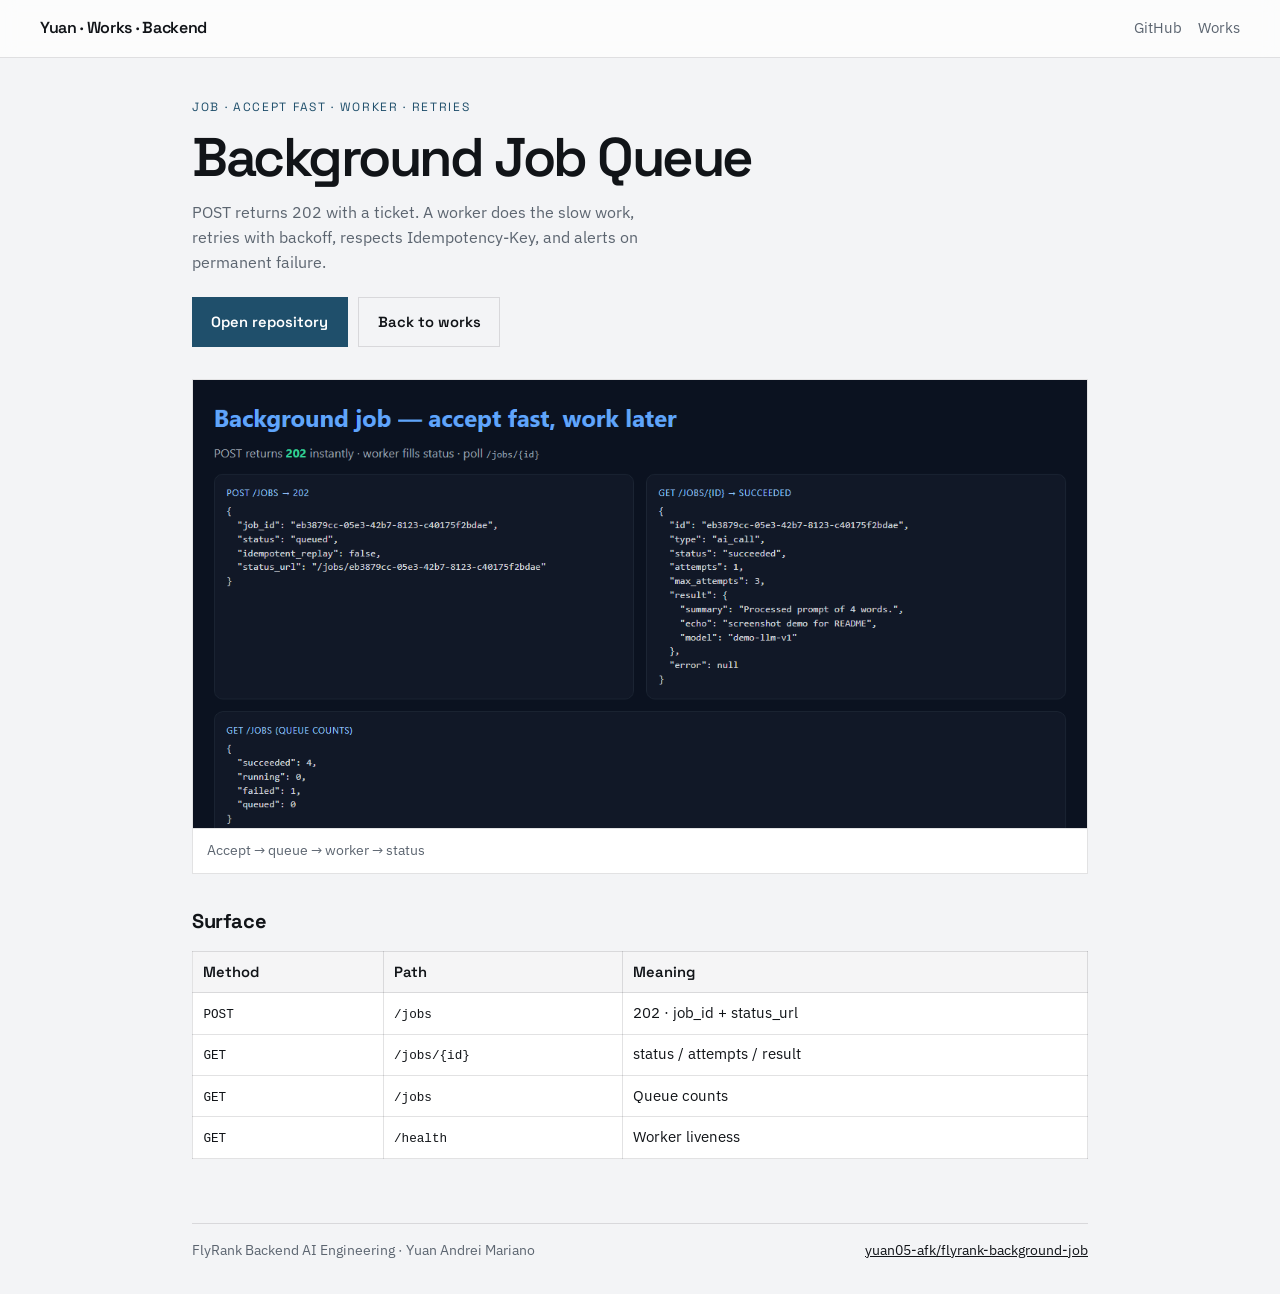
<file: web/index.html>
<!doctype html>
<html lang="en">
<head>
  <meta charset="utf-8" />
  <meta name="viewport" content="width=device-width, initial-scale=1" />
  <title>Background Job Queue · FlyRank · Yuan Mariano</title>
  <meta name="description" content="POST returns 202 with a ticket. A worker does the slow work, retries with backoff, respects Idempotency-Key, and alerts on permanent failure." />
  <meta property="og:title" content="Background Job Queue · FlyRank" />
  <meta property="og:description" content="POST returns 202 with a ticket. A worker does the slow work, retries with backoff, respects Idempotency-Key, and alerts on permanent failure." />
  <meta property="og:image" content="./shot.png" />
  <link rel="preconnect" href="https://fonts.googleapis.com" />
  <link rel="preconnect" href="https://fonts.gstatic.com" crossorigin />
  <link href="https://fonts.googleapis.com/css2?family=IBM+Plex+Sans:wght@400;500&family=Space+Grotesk:wght@500;600&display=swap" rel="stylesheet" />
  <link rel="stylesheet" href="./styles.css" />
  <style>:root { --accent: #1f4f6b; }</style>
</head>
<body>
  <header class="top">
    <a class="brand" href="https://yuan-mariano-works.netlify.app/#backend">Yuan · Works · Backend</a>
    <nav>
      <a href="https://github.com/yuan05-afk/flyrank-background-job">GitHub</a>
      <a href="https://yuan-mariano-works.netlify.app/#backend">Works</a>
    </nav>
  </header>
  <main>
    <section class="hero">
      <p class="kicker">Job · Accept fast · worker · retries</p>
      <h1>Background Job Queue</h1>
      <p class="lede">POST returns 202 with a ticket. A worker does the slow work, retries with backoff, respects Idempotency-Key, and alerts on permanent failure.</p>
      <div class="cta">
        <a class="btn primary" href="https://github.com/yuan05-afk/flyrank-background-job">Open repository</a>
        <a class="btn ghost" href="https://yuan-mariano-works.netlify.app/#backend">Back to works</a>
      </div>
    </section>
    <section class="panel">
      <figure class="shot">
        <img src="./shot.png" alt="Accept → queue → worker → status" width="1200" height="700" />
        <figcaption>Accept → queue → worker → status</figcaption>
      </figure>
    </section>
    <section class="panel">
      <h2>Surface</h2>
      <table>
        <thead><tr><th>Method</th><th>Path</th><th>Meaning</th></tr></thead>
        <tbody><tr><td><code>POST</code></td><td><code>/jobs</code></td><td>202 · job_id + status_url</td></tr><tr><td><code>GET</code></td><td><code>/jobs/{id}</code></td><td>status / attempts / result</td></tr><tr><td><code>GET</code></td><td><code>/jobs</code></td><td>Queue counts</td></tr><tr><td><code>GET</code></td><td><code>/health</code></td><td>Worker liveness</td></tr></tbody>
      </table>
    </section>
    
  </main>
  <footer>
    <span>FlyRank Backend AI Engineering · Yuan Andrei Mariano</span>
    <a href="https://github.com/yuan05-afk/flyrank-background-job">yuan05-afk/flyrank-background-job</a>
  </footer>
</body>
</html>
</file>
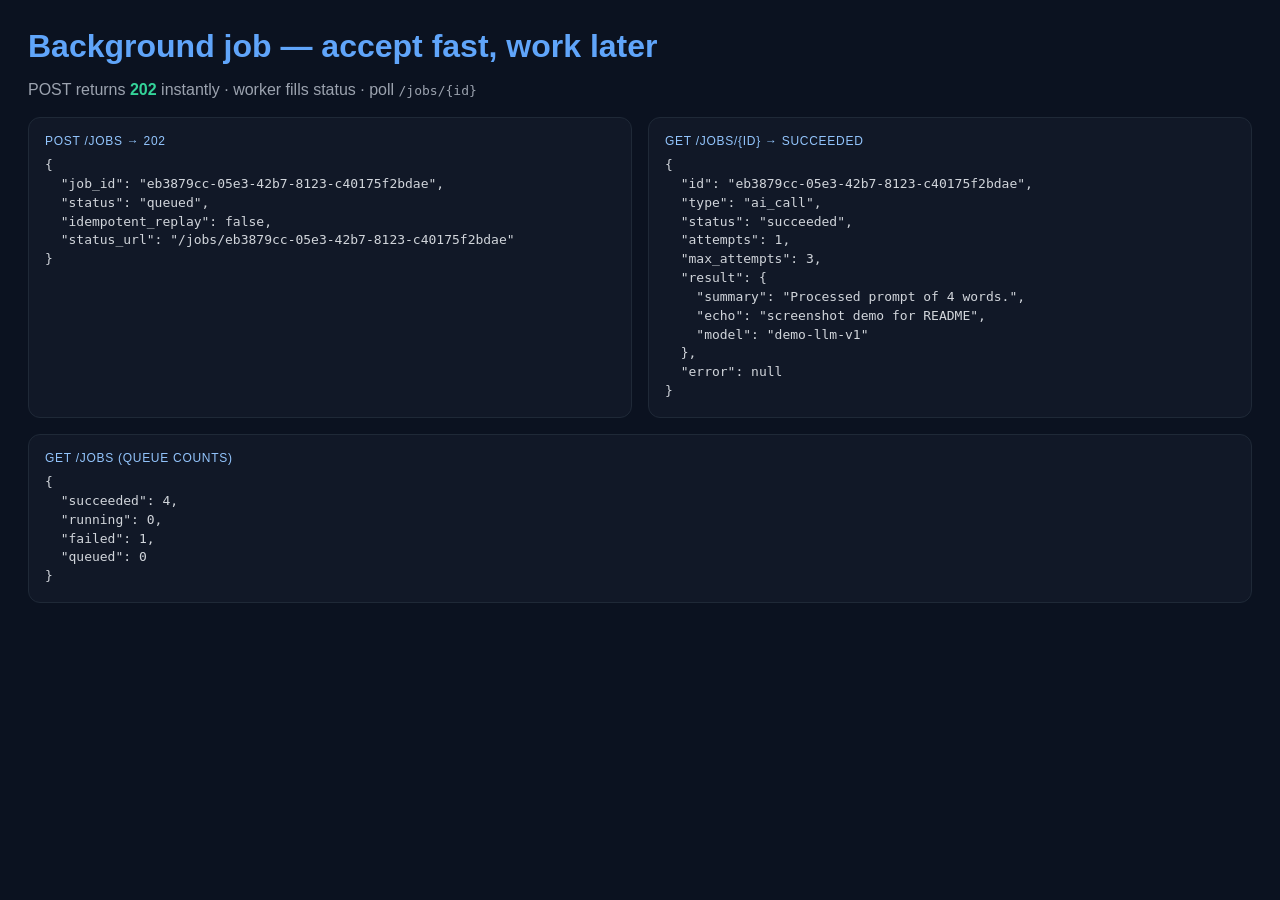
<file: assets/_flow.html>
<!DOCTYPE html><html><head><meta charset="utf-8"><style>
body{margin:0;background:#0b1220;color:#e5e7eb;font-family:Segoe UI,Arial;padding:28px}
h1{color:#60a5fa;margin:0 0 6px}
.sub{color:#9ca3af;margin-bottom:18px}
.grid{display:grid;grid-template-columns:1fr 1fr;gap:16px}
.card{background:#111827;border:1px solid #1f2937;border-radius:12px;padding:16px}
.h{font-size:12px;color:#93c5fd;text-transform:uppercase;letter-spacing:.06em;margin-bottom:8px}
pre{margin:0;white-space:pre-wrap;word-break:break-word;font-size:13px;line-height:1.45;color:#d1d5db}
.ok{color:#34d399;font-weight:700}
</style></head><body>
<h1>Background job — accept fast, work later</h1>
<p class="sub">POST returns <span class="ok">202</span> instantly · worker fills status · poll <code>/jobs/&#123;id&#125;</code></p>
<div class="grid">
  <div class="card"><div class="h">POST /jobs → 202</div><pre>{
  &quot;job_id&quot;: &quot;eb3879cc-05e3-42b7-8123-c40175f2bdae&quot;,
  &quot;status&quot;: &quot;queued&quot;,
  &quot;idempotent_replay&quot;: false,
  &quot;status_url&quot;: &quot;/jobs/eb3879cc-05e3-42b7-8123-c40175f2bdae&quot;
}</pre></div>
  <div class="card"><div class="h">GET /jobs/&#123;id&#125; → succeeded</div><pre>{
  &quot;id&quot;: &quot;eb3879cc-05e3-42b7-8123-c40175f2bdae&quot;,
  &quot;type&quot;: &quot;ai_call&quot;,
  &quot;status&quot;: &quot;succeeded&quot;,
  &quot;attempts&quot;: 1,
  &quot;max_attempts&quot;: 3,
  &quot;result&quot;: {
    &quot;summary&quot;: &quot;Processed prompt of 4 words.&quot;,
    &quot;echo&quot;: &quot;screenshot demo for README&quot;,
    &quot;model&quot;: &quot;demo-llm-v1&quot;
  },
  &quot;error&quot;: null
}</pre></div>
</div>
<div class="card" style="margin-top:16px"><div class="h">GET /jobs (queue counts)</div><pre>{
  &quot;succeeded&quot;: 4,
  &quot;running&quot;: 0,
  &quot;failed&quot;: 1,
  &quot;queued&quot;: 0
}</pre></div>
</body></html>
</file>
<file: web/styles.css>
:root {
  --ink: #111418;
  --paper: #f3f4f6;
  --muted: #5c6570;
  --line: rgba(17,20,24,.12);
  --display: "Space Grotesk", system-ui, sans-serif;
  --body: "IBM Plex Sans", system-ui, sans-serif;
}
* { box-sizing: border-box; }
body { margin: 0; font-family: var(--body); color: var(--ink); background: var(--paper); line-height: 1.55; }
a { color: inherit; }
.top { display:flex; justify-content:space-between; align-items:center; gap:1rem; padding:1rem clamp(1rem,4vw,2.5rem); border-bottom:1px solid var(--line); background:rgba(255,255,255,.7); backdrop-filter:blur(8px); position:sticky; top:0; }
.brand { font-family:var(--display); font-weight:600; text-decoration:none; letter-spacing:-.02em; }
nav { display:flex; gap:1rem; font-size:.92rem; color:var(--muted); }
nav a { text-decoration:none; }
nav a:hover { color:var(--ink); }
main { width:min(56rem, calc(100% - 2rem)); margin:0 auto; padding:2.5rem 0 4rem; }
.hero { margin-bottom:2rem; }
.kicker { font-family:var(--display); font-size:.75rem; letter-spacing:.14em; text-transform:uppercase; color:var(--accent); margin:0 0 .85rem; }
h1 { font-family:var(--display); font-weight:600; font-size:clamp(2.2rem,5vw,3.4rem); letter-spacing:-.045em; line-height:1; margin:0 0 1rem; }
.lede { max-width:46ch; color:var(--muted); margin:0 0 1.4rem; }
.cta { display:flex; flex-wrap:wrap; gap:.65rem; }
.btn { font-family:var(--display); font-weight:600; font-size:.92rem; text-decoration:none; padding:.78rem 1.15rem; border:1px solid transparent; }
.btn.primary { background:var(--accent); color:#fff; }
.btn.ghost { border-color:var(--line); }
.panel { margin-top:2rem; }
h2 { font-family:var(--display); font-size:1.25rem; letter-spacing:-.02em; margin:0 0 .85rem; }
.shot { margin:0; border:1px solid var(--line); background:#fff; }
.shot img { width:100%; height:auto; display:block; max-height:28rem; object-fit:cover; object-position:top; }
.shot figcaption { padding:.7rem .9rem; font-size:.88rem; color:var(--muted); border-top:1px solid var(--line); }
table { width:100%; border-collapse:collapse; font-size:.92rem; background:#fff; }
th, td { border:1px solid var(--line); padding:.55rem .65rem; text-align:left; vertical-align:top; }
th { background:rgba(17,20,24,.04); font-family:var(--display); font-weight:600; }
code { font-size:.86em; }
.muted { color:var(--muted); }
.demo-box { border:1px solid var(--line); background:#fff; padding:1rem; }
.demo-form { display:flex; gap:.5rem; margin-bottom:1rem; }
.demo-form input { flex:1; padding:.65rem .75rem; border:1px solid var(--line); font:inherit; }
.demo-form button { font-family:var(--display); font-weight:600; border:0; background:var(--accent); color:#fff; padding:.65rem .9rem; cursor:pointer; }
.demo-list { list-style:none; margin:0; padding:0; }
.demo-list li { display:flex; justify-content:space-between; gap:1rem; padding:.65rem 0; border-bottom:1px solid var(--line); }
.demo-list button { border:1px solid var(--line); background:transparent; padding:.25rem .55rem; cursor:pointer; font:inherit; }
.demo-stats { margin:.75rem 0 0; font-size:.88rem; color:var(--muted); }
footer { width:min(56rem, calc(100% - 2rem)); margin:0 auto 2rem; padding-top:1rem; border-top:1px solid var(--line); display:flex; flex-wrap:wrap; justify-content:space-between; gap:.75rem; color:var(--muted); font-size:.88rem; }
footer a { color:var(--ink); }
</file>
